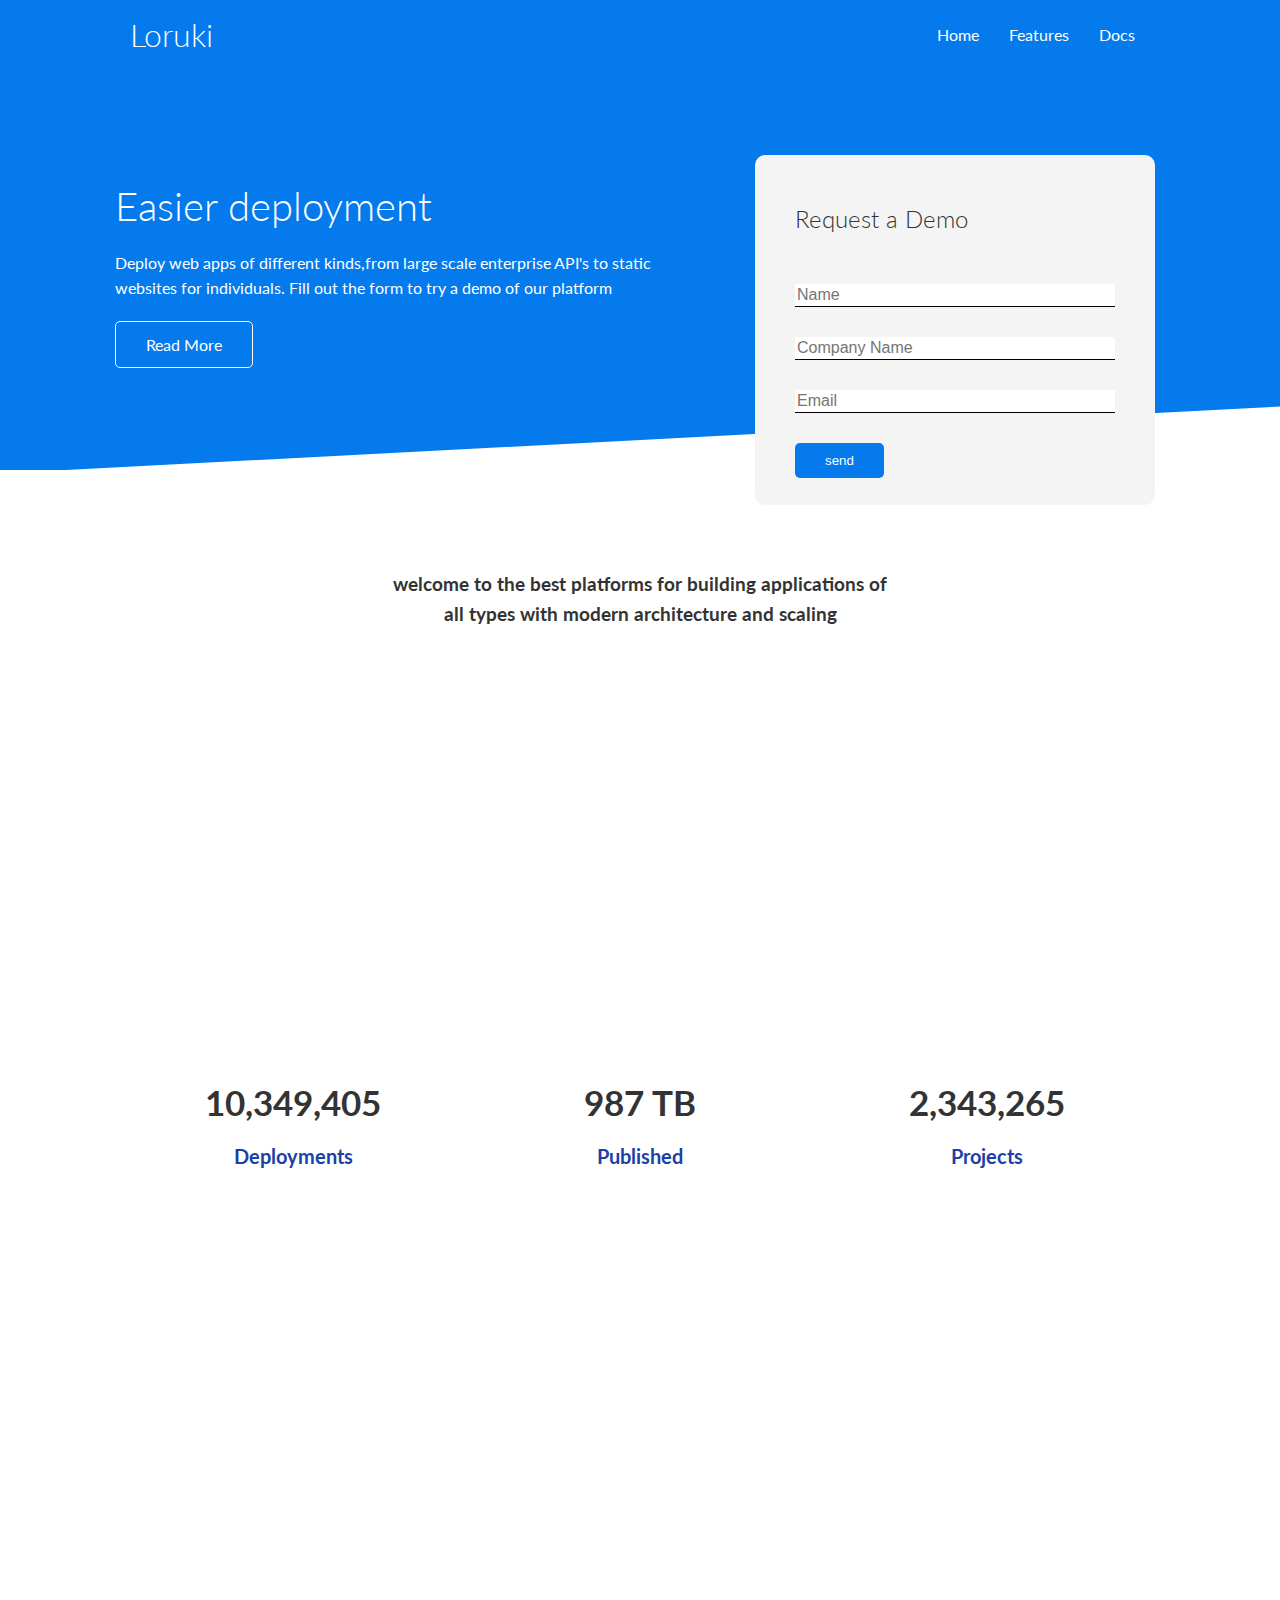
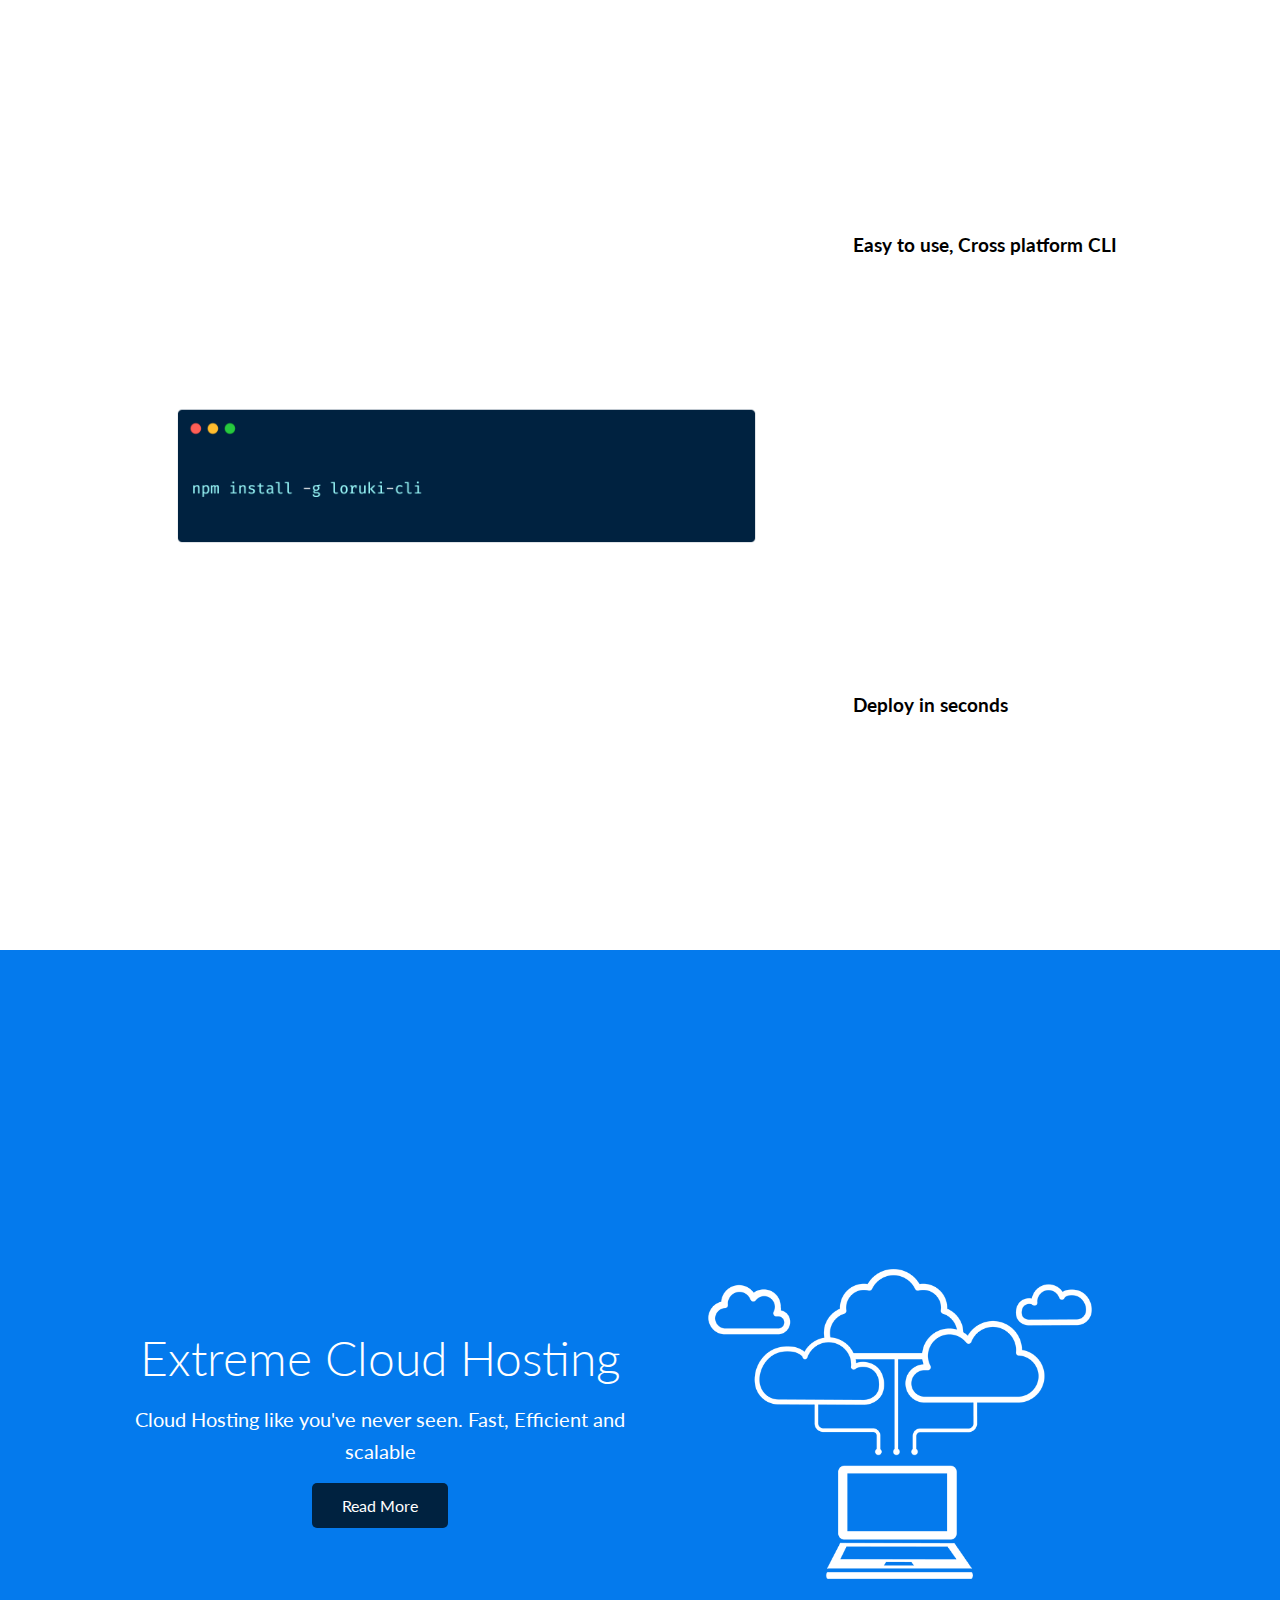
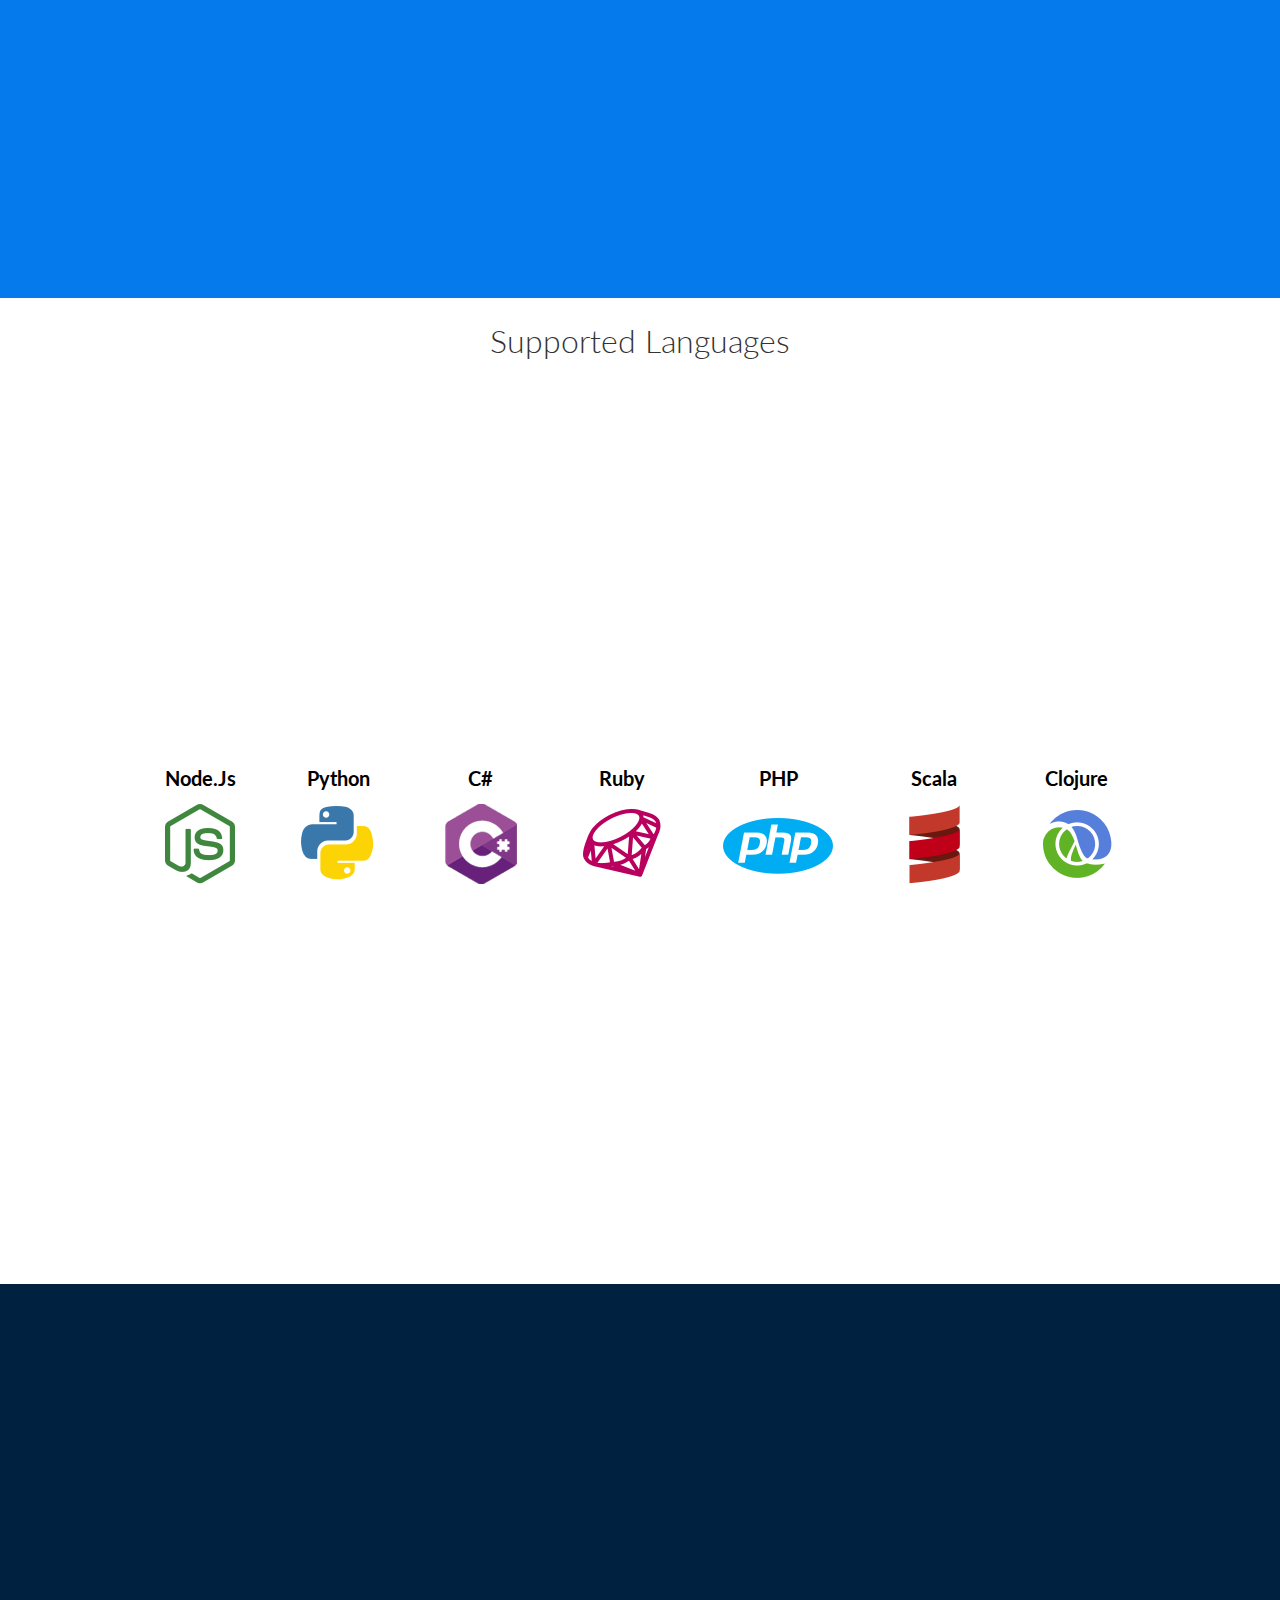
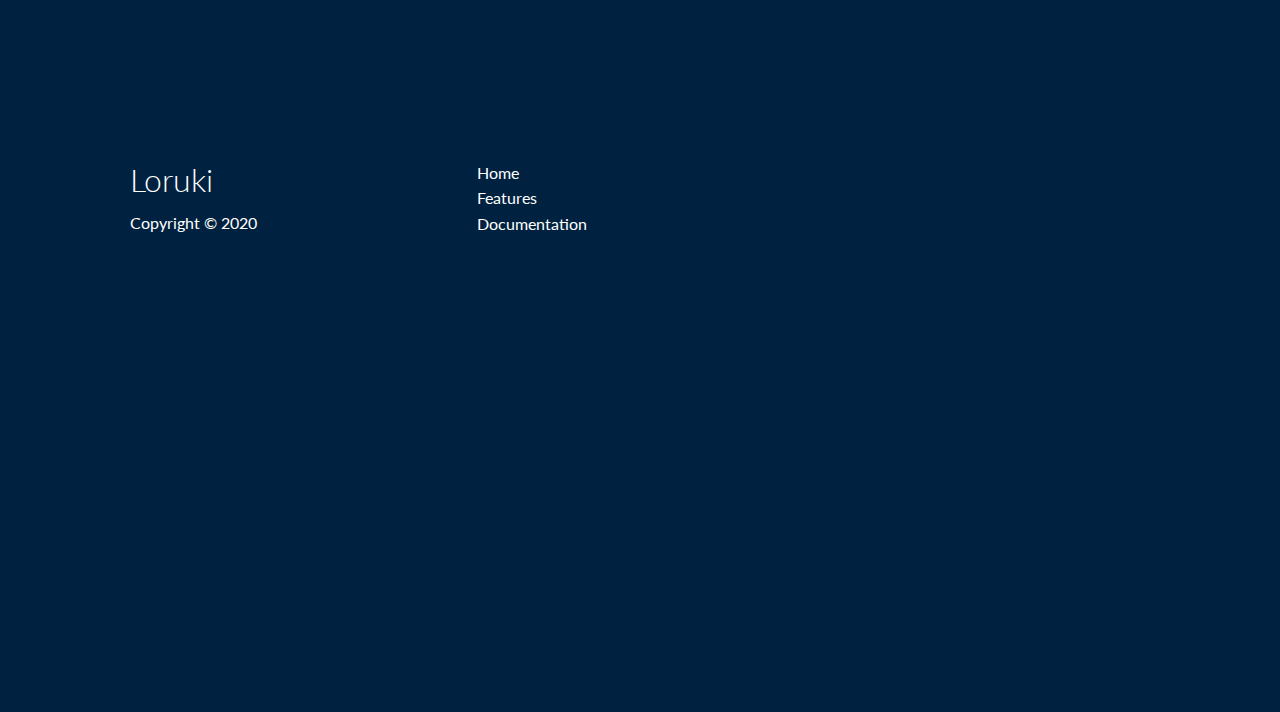
<file: horuku/index.html>
<html lang="en">
<head>
    <meta charset="UTF-8">
    <meta http-equiv="X-UA-Compatible" content="IE=edge">
    <meta name="viewport" content="width=device-width, initial-scale=1.0">
    <link rel="stylesheet" href="https://cdnjs.cloudflare.com/ajax/libs/font-awesome/5.15.3/css/all.min.css" integrity="sha512-iBBXm8fW90+nuLcSKlbmrPcLa0OT92xO1BIsZ+ywDWZCvqsWgccV3gFoRBv0z+8dLJgyAHIhR35VZc2oM/gI1w==" crossorigin="anonymous" referrerpolicy="no-referrer" />
    <link rel="stylesheet" href="css/utilities.css">
    <link rel="stylesheet" href="css/style.css">
    <title>Loruki</title>
</head>
<body>
    <!-- Navbar --> 
    <div class="navbar">
        <div class="container flex">
            <h1 class="logo"> Loruki </h1>
            <nav>
                <ul>
                    <li><a href="index.html">Home</a></li>
                    <li><a href="features.html">Features</a></li>
                    <li><a href="docs.html">Docs</a></li>
                </ul>
            </nav>
        </div>
    </div>
    <!-- Showcase-->
    <section class="showcase">
        <div class="container grid">
            <div class="showcase-text">
                <h1>Easier deployment </h1>
                <p> Deploy web apps of different kinds,from large scale enterprise API's to static websites for individuals. Fill out the form to try a demo of our platform </p>
                <a href="features.html"class="btn btn-outline">Read More</a>
            </div>
            <div class="showcase-form bg-light card">
                <h2>Request a Demo</h2>
                <form name="contact" method="POST" netlify-honeypot="bot-field" data-netlify="True"> 
                    <input type="hidden" name="form-name" value="contact">
                    <p class="hidden">
                        <label for="">Don't fill this out if you're human: <input name="bot-field">
                        </label>
                    </p>
                    <div class="form-control">
                        <input type="text" name="name" placeholder="Name" required>
                    </div>
                    <div class="form-control">
                        <input type="text" name="Company" placeholder="Company Name" required>
                    </div>
                    <div class="form-control">
                        <input type="text" name="email" placeholder="Email" required>
                    </div>
                    <input type="submit" value="send" class="btn btn-primary">
                </form>
            </div>
        </div>
    </section>
    <!--stats-->
    <section class="stats">
        <div class="container">
            <h3 class="stats-heading text-center my-1">
                welcome to the best platforms for building applications of all types with modern architecture and scaling
            </h3>

            <div class="grid grid-3 text-center my-4">
                <div>
                    <i class="fas fa-server fa-3x"></i>
                    <h3>10,349,405</h3>
                    <p class="text-secondary">Deployments</p>
                </div>
                <div>
                    <i class="fas fa-upload fa-3x"></i>
                    <h3>987 TB</h3>
                    <p class="text-secondary">Published </p>
                </div>
                <div>
                    <i class="fas fa-project-diagram fa-3x"></i>
                    <h3>2,343,265</h3>
                    <p class="text-secondary">Projects</p>
                </div>
            </div>
        </div>
    </section>

    <!-- cli -->
    <section class="cli">
        <div class="container grid">
            <img src="images/cli.png" alt="sever logo">
            <div class="card">
                <h3>Easy to use, Cross platform CLI</h3>
            </div>
            <div class="card">
                <h3>Deploy in seconds</h3>
            </div>
        </div>
    </section>
    <!--cloud-->
    <section class="cloud bg-primary my-2 py-2"> 
        <div class="container grid">
            <div class="text-center">
                <h2 class="lg">Extreme Cloud Hosting</h2>
                <p class="lead my-1">Cloud Hosting like you've never seen.
                    Fast, Efficient and scalable</p>
                <a href="features.html" class="btn btn-dark">Read More</a>
            </div>
            <img src="images/cloud.png" alt="">
        </div>
    </section>
    <!--Section-->
    <section class="languages">
        <h2 class="md text-center my-2">
            Supported Languages
        </h2>
        <div class="container flex">
            <div class="card">
                <h4>Node.Js</h4>
                <img src="images/logos/node.png" alt="">
            </div>
            <div class="card">
                <h4>Python</h4>
                <img src="images/logos/python.png" alt="">
            </div>
            <div class="card">
                <h4>C#</h4>
                <img src="images/logos/csharp.png" alt="">
            </div>
            <div class="card">
                <h4>Ruby</h4>
                <img src="images/logos/ruby.png" alt="">
            </div>
            <div class="card">
                <h4>PHP</h4>
                <img src="images/logos/php.png" alt="">
            </div>
            <div class="card">
                <h4>Scala</h4>
                <img src="images/logos/scala.png" alt="">
            </div>
            <div class="card">
                <h4>Clojure</h4>
                <img src="images/logos/clojure.png" alt="">
            </div>
        </div>
    </section>

    <!--Footer-->

    <footer class="footer bg-dark py-5">
        <div class="container grid grid-3">
            <div>
                <h1>Loruki</h1>
                <p>Copyright &copy; 2020</p>
            </div>
            <nav>
                <ul>
                    <li><a href="index.html">Home</a></li>
                    <li><a href="features.html">Features</a></li>
                    <li><a href="docs.html">Documentation</a></li>
                </ul>
            </nav>
            <div class="social">
                <a href=""><i class="fab fa-github fa-2x"></i></a>
                <a href=""><i class="fab fa-facebook fa-2x"></i></a>
                <a href=""><i class="fab fa-instagram fa-2x"></i></a>
                <a href=""><i class="fab fa-twitter fa-2x"></i></a>
            </div>
        </div>
    </footer>
</body>
</html>
</file>
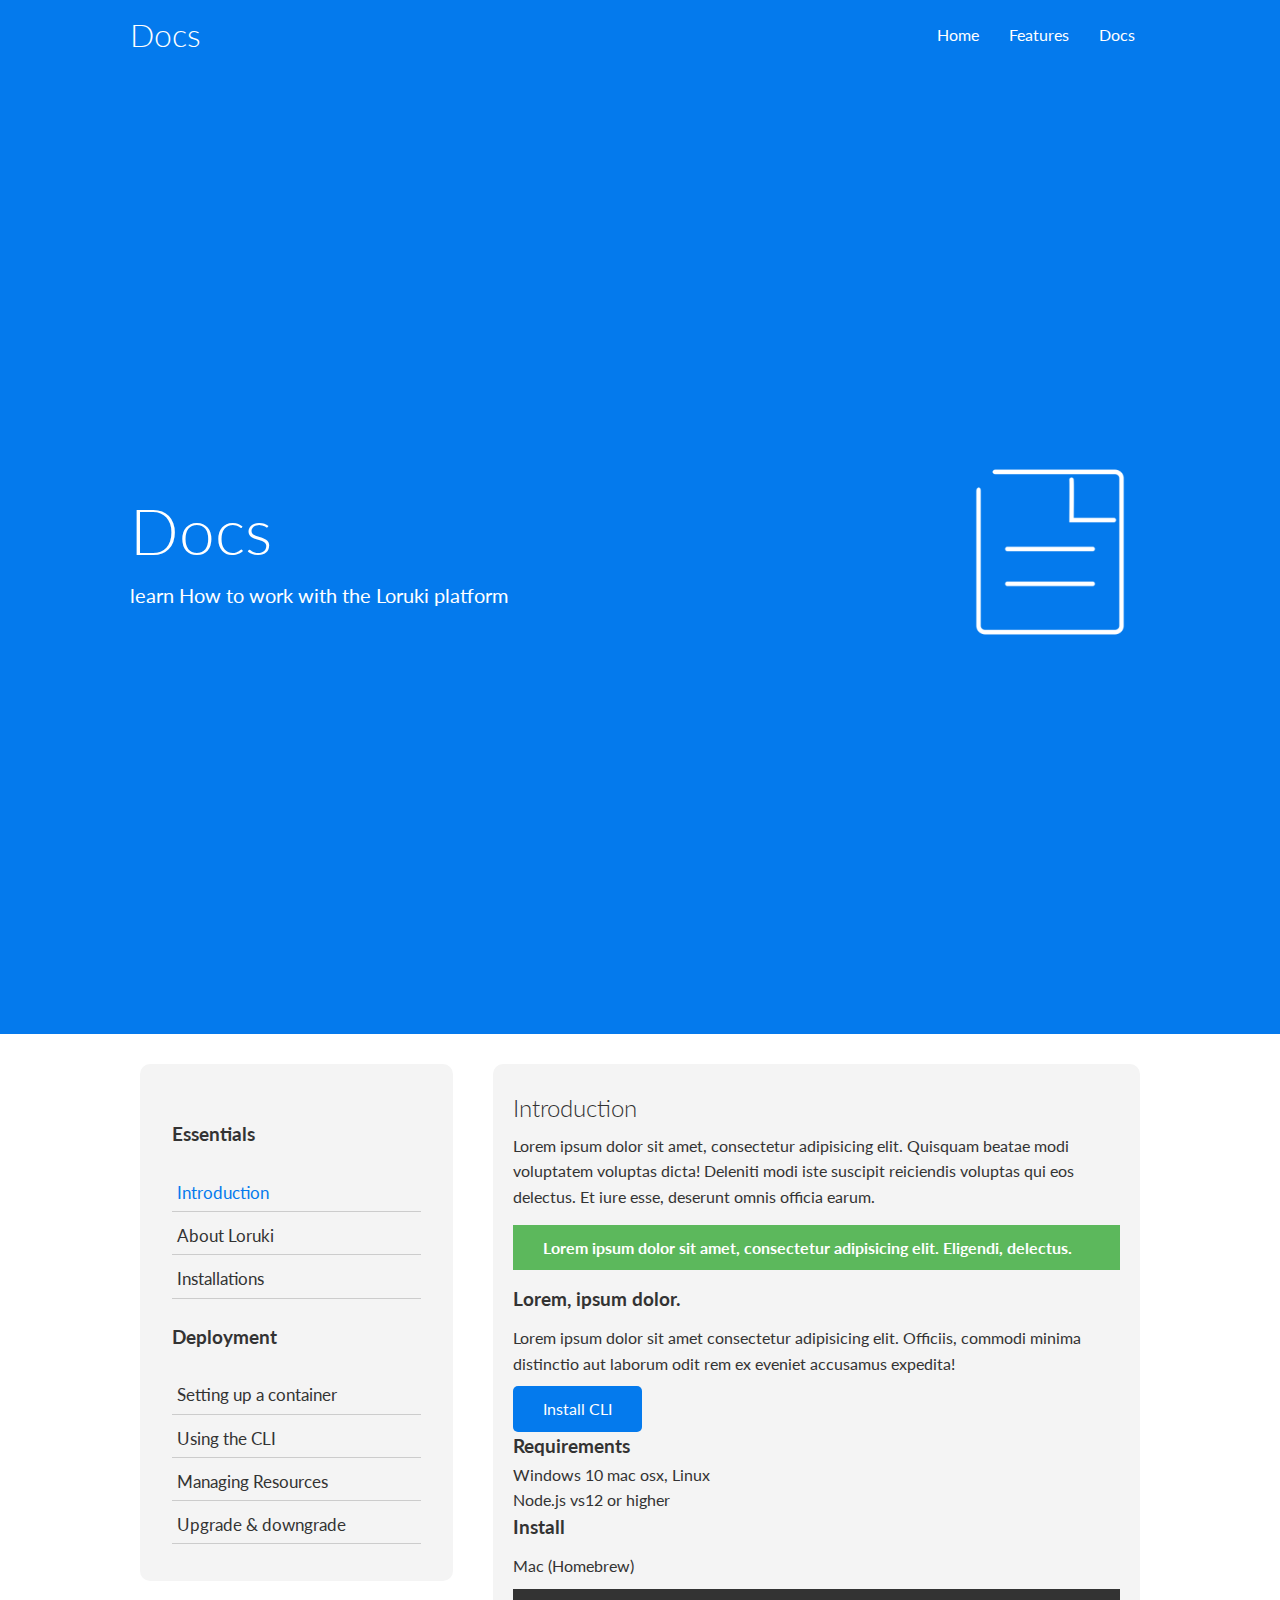
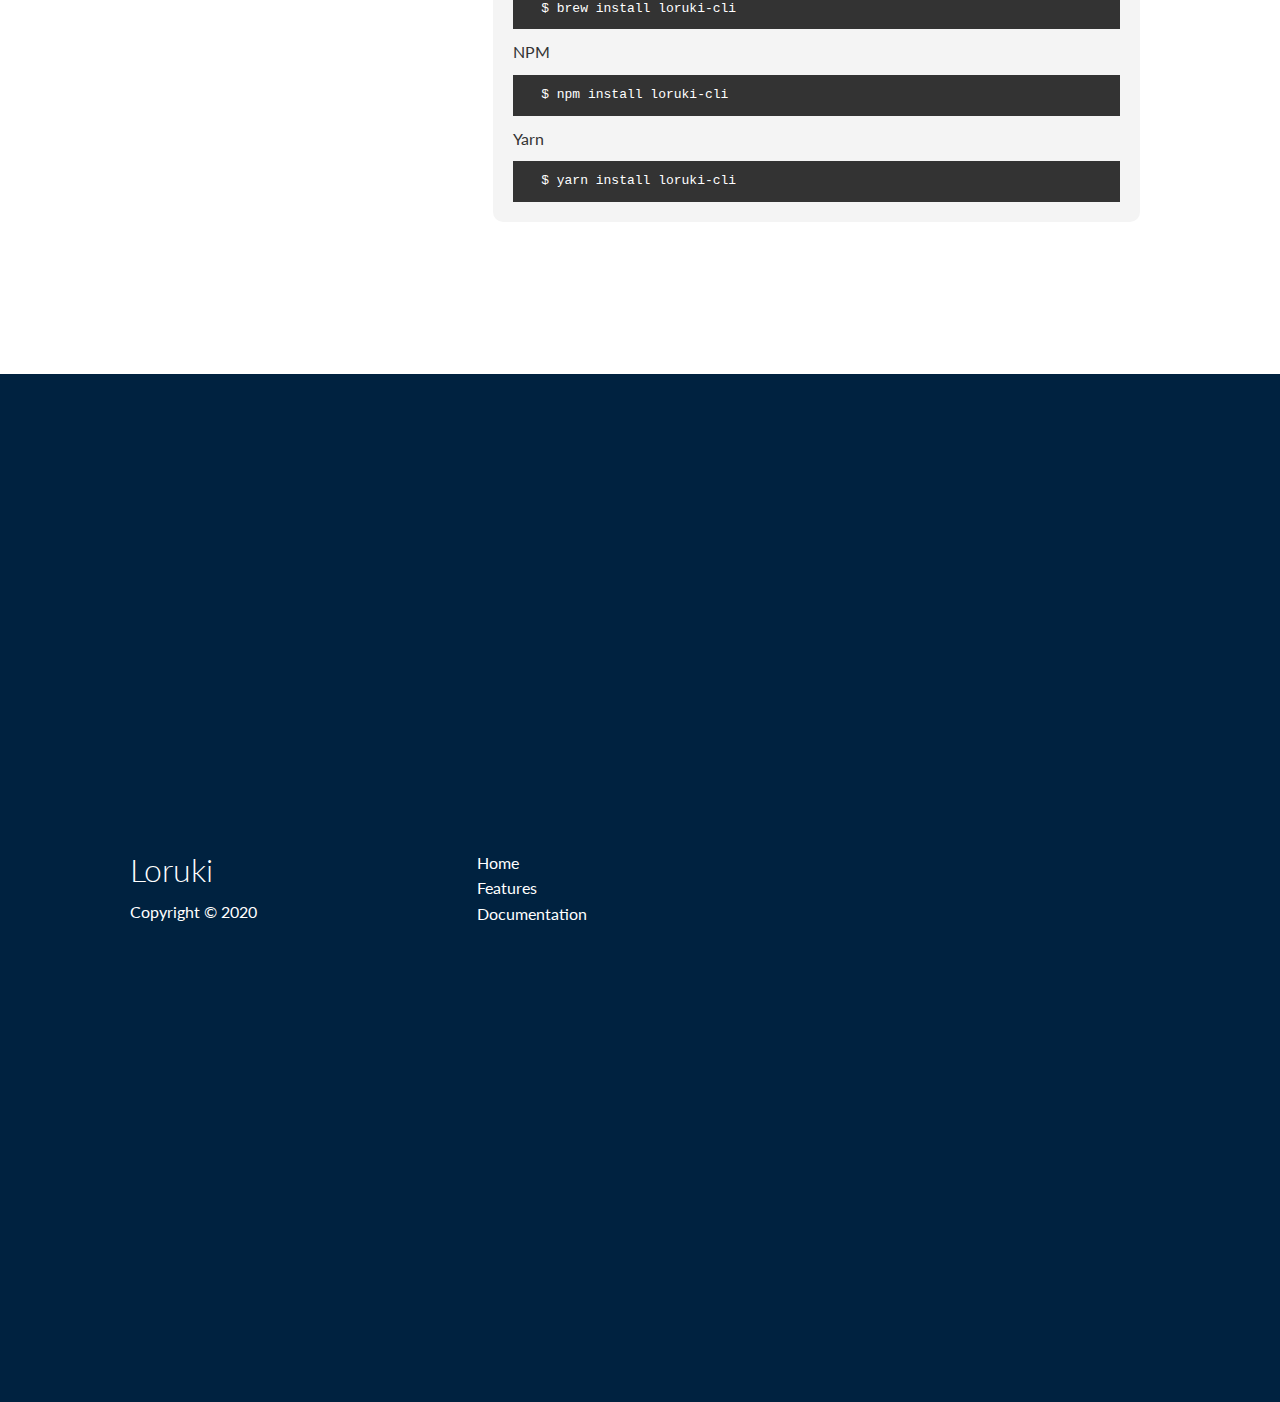
<file: horuku/docs.html>
<html lang="en">
<head>
    <meta charset="UTF-8">
    <meta http-equiv="X-UA-Compatible" content="IE=edge">
    <meta name="viewport" content="width=device-width, initial-scale=1.0">
    <link rel="stylesheet" href="https://cdnjs.cloudflare.com/ajax/libs/font-awesome/5.15.3/css/all.min.css" integrity="sha512-iBBXm8fW90+nuLcSKlbmrPcLa0OT92xO1BIsZ+ywDWZCvqsWgccV3gFoRBv0z+8dLJgyAHIhR35VZc2oM/gI1w==" crossorigin="anonymous" referrerpolicy="no-referrer" />
    <link rel="stylesheet" href="css/utilities.css">
    <link rel="stylesheet" href="css/style.css">
    <title>Loruki</title>
</head>
<body>
    <!-- Navbar --> 
    <div class="navbar">
        <div class="container flex">
            <h1 class="logo"> Docs </h1>
            <nav>
                <ul>
                    <li><a href="index.html">Home</a></li>
                    <li><a href="features.html">Features</a></li>
                    <li><a href="docs.html">Docs</a></li>
                </ul>
            </nav>
        </div>
    </div>
  
    <!-- Head -->
    <section class="docs-head bg-primary py-3">
        <div class="container grid">
            <div>
                <h1 class="xl">Docs</h1>
                <p class="lead">
                    learn How to work with the Loruki platform
                </p>
            </div>
            <img src="images/docs.png" alt="">
        </div>
    </section>

    <!-- Docs Main-->

    <section class="docs-main my-4">
        <div class="container grid">
            <div class="card bg-light p-3">
                <h3 class="my-2">Essentials</h3>
                <nav>
                    <ul>
                        <li><a class="text-primary" href="#">Introduction</a></li>
                        <li><a href="#">About Loruki</a></li>
                        <li><a href="#">Installations</a></li>
                    </ul>
                </nav>
                <h3 class="my-2">Deployment</h3>
                <nav>
                    <ul>
                        <li><a href="#">Setting up a container</a></li>
                        <li><a href="#">Using the CLI</a></li>
                        <li><a href="#">Managing Resources</a></li>
                        <li><a href="#">Upgrade & downgrade</a></li>
                    </ul>
                </nav>
            </div>
            <div class="card bg-light">
                <h2>Introduction</h2>
                <p>Lorem ipsum dolor sit amet, consectetur adipisicing elit. Quisquam beatae modi voluptatem voluptas dicta! Deleniti modi iste suscipit reiciendis voluptas qui eos delectus. Et iure esse, deserunt omnis officia earum.</p>
                <div class="alert alert-success">
                    <i class="fas fa-info"></i>Lorem ipsum dolor sit amet, consectetur adipisicing elit. Eligendi, delectus.
                </div>

                <h3>Lorem, ipsum dolor.</h3>
                <p>Lorem ipsum dolor sit amet consectetur adipisicing elit. Officiis, commodi minima distinctio aut laborum odit rem ex eveniet accusamus expedita!</p>
                <a href="#" class="btn btn-primary">Install CLI</a>

                <h3>Requirements</h3>
                <ul>
                    <li>Windows 10 mac osx, Linux</li>
                    <li>Node.js vs12 or higher</li>
                </ul>

                <h3>Install</h3>
                <p> Mac (Homebrew)</p>
                <pre><code> $ brew install loruki-cli </code></pre>
                <p> NPM</p>
                <pre><code> $ npm install loruki-cli </code></pre>
                <p> Yarn </p>
                <pre><code> $ yarn install loruki-cli </code></pre>
            </div>
        </div>
    </section>

    <!--Footer-->

    <footer class="footer bg-dark py-5">
        <div class="container grid grid-3">
            <div>
                <h1>Loruki</h1>
                <p>Copyright &copy; 2020</p>
            </div>
            <nav>
                <ul>
                    <li><a href="index.html">Home</a></li>
                    <li><a href="features.html">Features</a></li>
                    <li><a href="docs.html">Documentation</a></li>
                </ul>
            </nav>
            <div class="social">
                <a href=""><i class="fab fa-github fa-2x"></i></a>
                <a href=""><i class="fab fa-facebook fa-2x"></i></a>
                <a href=""><i class="fab fa-instagram fa-2x"></i></a>
                <a href=""><i class="fab fa-twitter fa-2x"></i></a>
            </div>
        </div>
    </footer>
</body>
</html>
</file>
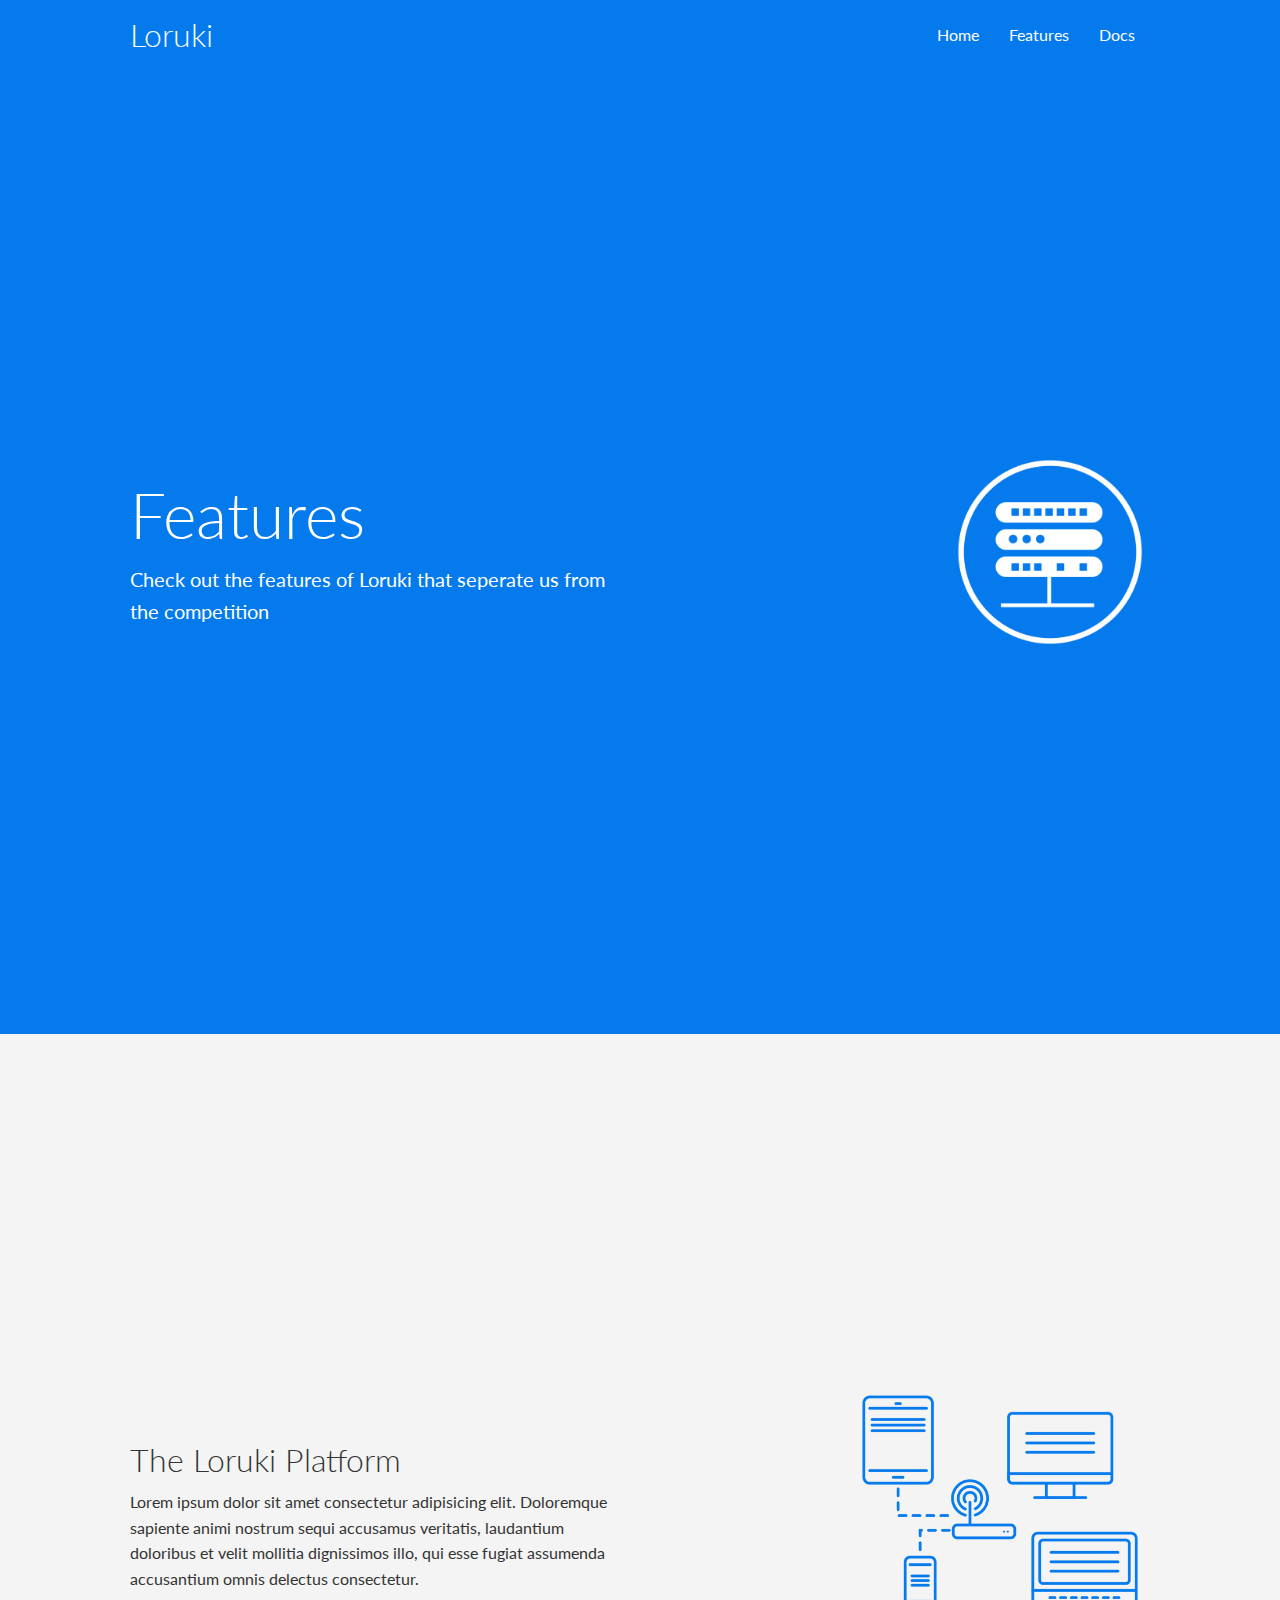
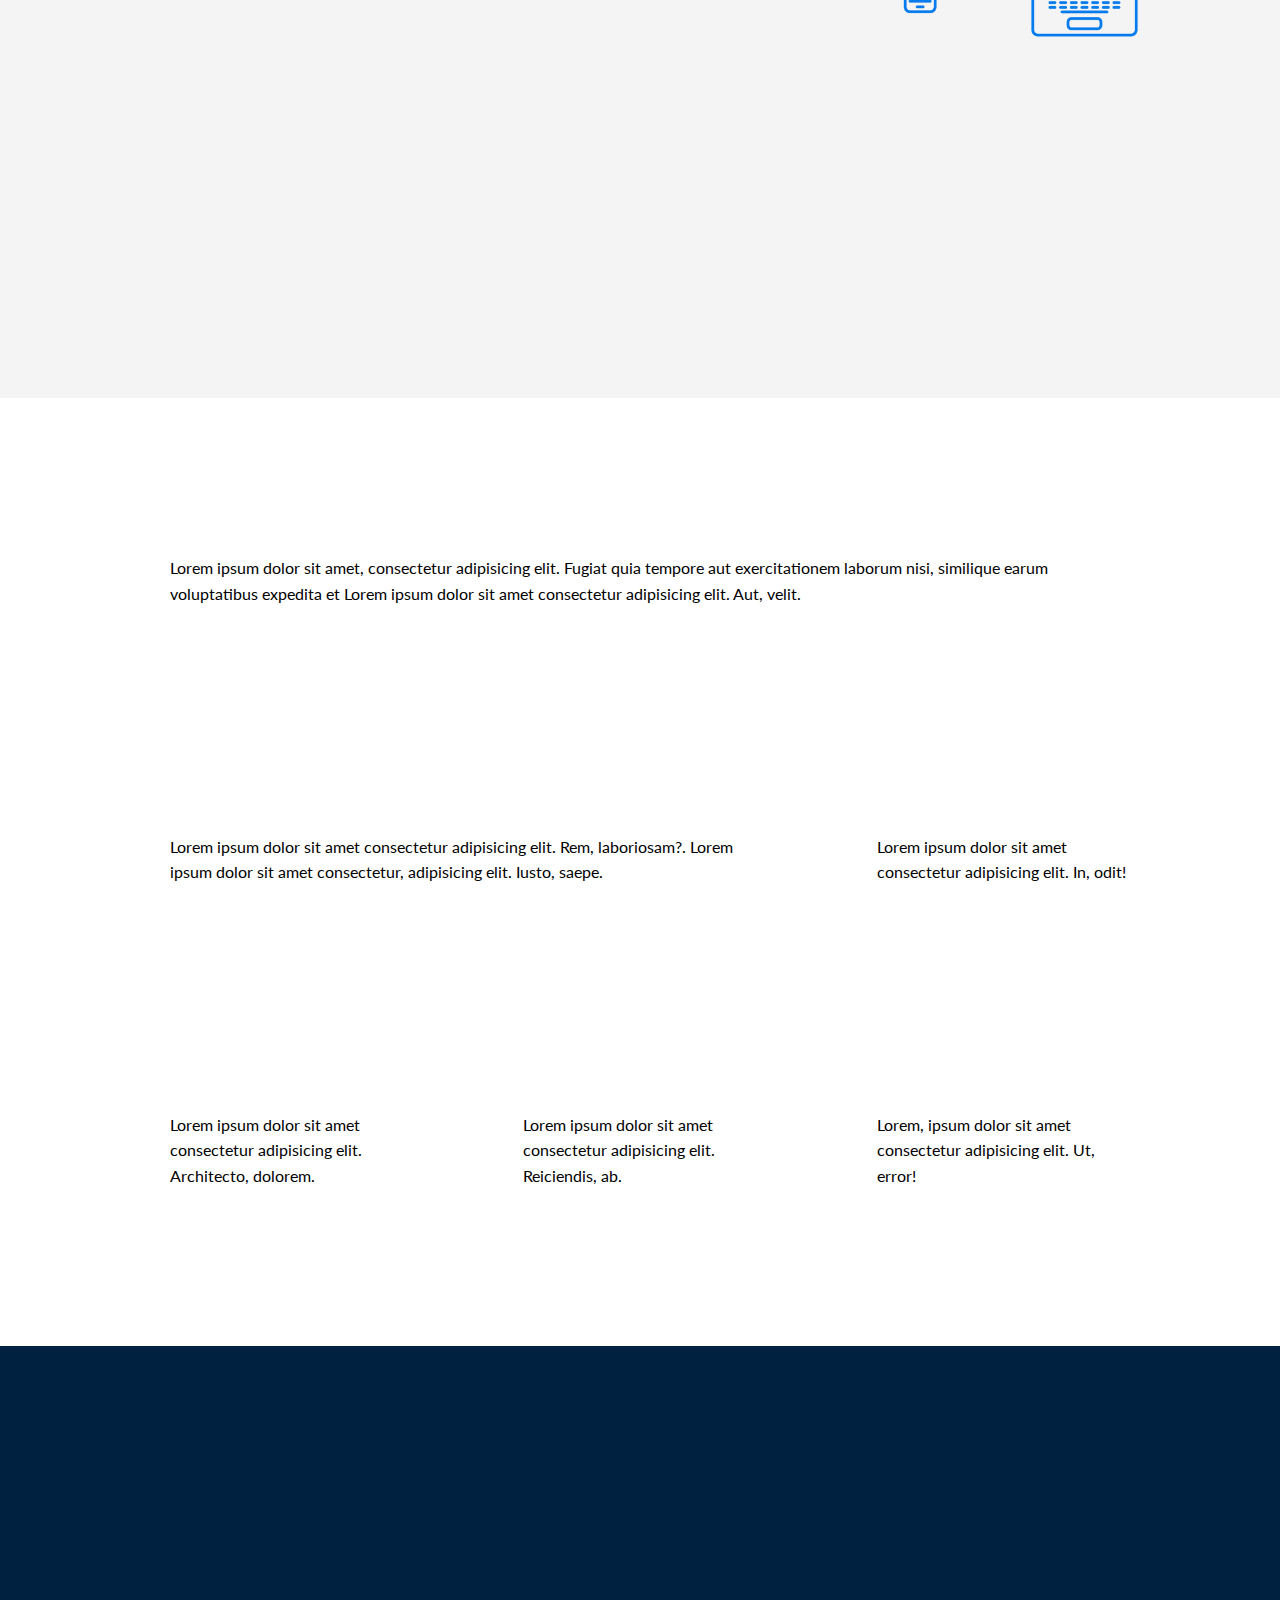
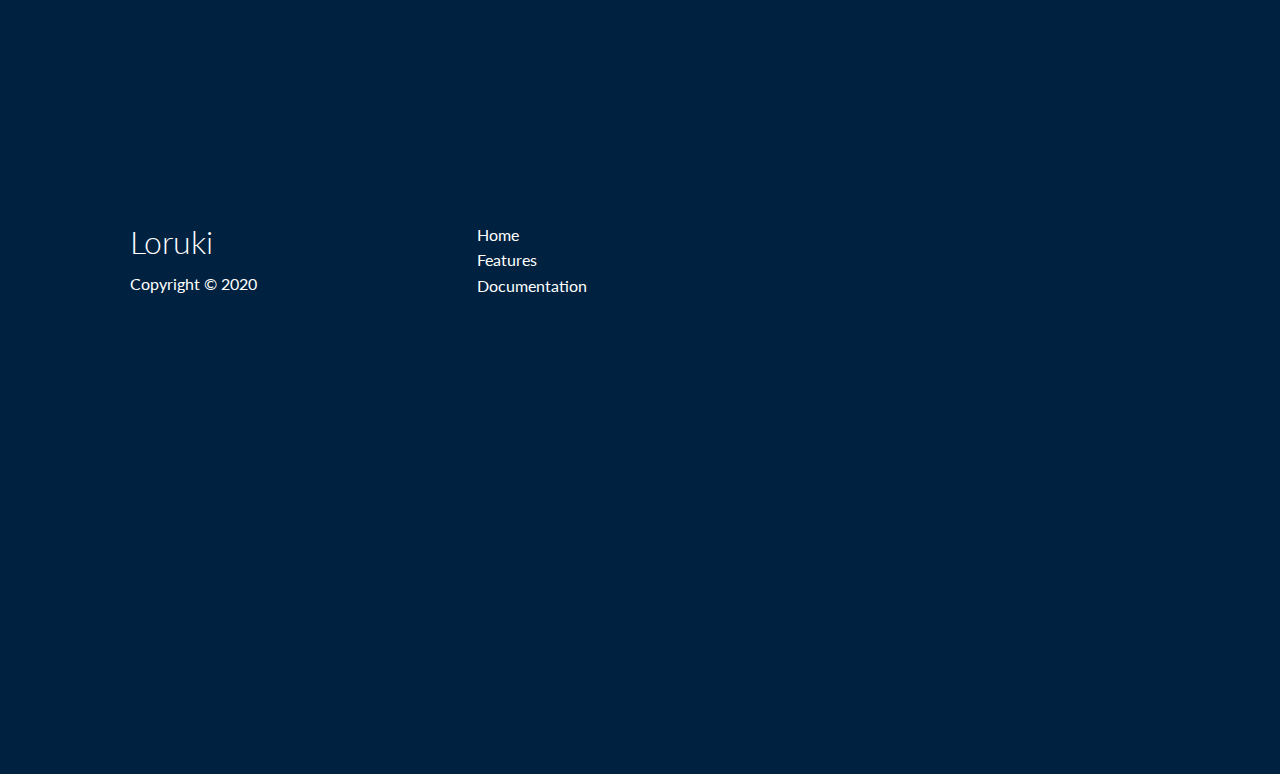
<file: horuku/features.html>
<html lang="en">
<head>
    <meta charset="UTF-8">
    <meta http-equiv="X-UA-Compatible" content="IE=edge">
    <meta name="viewport" content="width=device-width, initial-scale=1.0">
    <link rel="stylesheet" href="https://cdnjs.cloudflare.com/ajax/libs/font-awesome/5.15.3/css/all.min.css" integrity="sha512-iBBXm8fW90+nuLcSKlbmrPcLa0OT92xO1BIsZ+ywDWZCvqsWgccV3gFoRBv0z+8dLJgyAHIhR35VZc2oM/gI1w==" crossorigin="anonymous" referrerpolicy="no-referrer" />
    <link rel="stylesheet" href="css/utilities.css">
    <link rel="stylesheet" href="css/style.css">
    <title>Loruki</title>
</head>
<body>
    <!-- Navbar --> 
    <div class="navbar">
        <div class="container flex">
            <h1 class="logo"> Loruki </h1>
            <nav>
                <ul>
                    <li><a href="index.html">Home</a></li>
                    <li><a href="features.html">Features</a></li>
                    <li><a href="docs.html">Docs</a></li>
                </ul>
            </nav>
        </div>
    </div>
  
    <!-- Head -->
    <section class="features-head bg-primary py-3">
        <div class="container grid">
            <div>
                <h1 class="xl">Features</h1>
                <p class="lead">
                    Check out the features of Loruki that seperate
                    us from the competition
                </p>
            </div>
            <img src="images/server.png" alt="">
        </div>
    </section>

    <!-- Sub-head -->
    <section class="features-sub-head bg-light py-3">
        <div class="container grid">
            <div>
                <h1 class="md"> The Loruki Platform </h1>
                <p>
                    Lorem ipsum dolor sit amet consectetur adipisicing elit. Doloremque sapiente animi nostrum sequi accusamus veritatis, laudantium doloribus et velit mollitia dignissimos illo, qui esse fugiat assumenda accusantium omnis delectus consectetur.
                </p>
            </div>
            <img src="images/server2.png" alt="">
        </div>
    </section>

    <section class="features-main my-2">
        <div class="container grid grid-3">
            <div class="card flex">
                <i class="fas fa-server fa-3x"></i>
                <p>Lorem ipsum dolor sit amet, consectetur adipisicing elit. Fugiat quia tempore aut exercitationem laborum nisi, similique earum voluptatibus expedita et Lorem ipsum dolor sit amet consectetur adipisicing elit. Aut, velit.</p>
            </div>
            <div class="card flex">
                <i class="fas fa-sitemap fa-3x"></i>
                <p>Lorem ipsum dolor sit amet consectetur adipisicing elit. Rem, laboriosam?. Lorem ipsum dolor sit amet consectetur, adipisicing elit. Iusto, saepe.</p>
            </div>
            <div class="card flex">
                <i class="fas fa-laptop-code fa-3x"></i>
                <p>Lorem ipsum dolor sit amet consectetur adipisicing elit. In, odit!</p>
            </div>
            <div class="card flex">
                <i class="fas fa-database fa-3x"></i>
                <p>Lorem ipsum dolor sit amet consectetur adipisicing elit. Architecto, dolorem.</p>
            </div>
            <div class="card flex">
                <i class="fas fa-power-off fa-3x"></i>
                <p>Lorem ipsum dolor sit amet consectetur adipisicing elit. Reiciendis, ab.</p>
            </div>
            <div class="card flex">
                <i class="fas fa-upload fa-3x"></i>
                <p>Lorem, ipsum dolor sit amet consectetur adipisicing elit. Ut, error!</p>
            </div>
        </div>
    </section>

    <!--Footer-->

    <footer class="footer bg-dark py-5">
        <div class="container grid grid-3">
            <div>
                <h1>Loruki</h1>
                <p>Copyright &copy; 2020</p>
            </div>
            <nav>
                <ul>
                    <li><a href="index.html">Home</a></li>
                    <li><a href="features.html">Features</a></li>
                    <li><a href="docs.html">Documentation</a></li>
                </ul>
            </nav>
            <div class="social">
                <a href=""><i class="fab fa-github fa-2x"></i></a>
                <a href=""><i class="fab fa-facebook fa-2x"></i></a>
                <a href=""><i class="fab fa-instagram fa-2x"></i></a>
                <a href=""><i class="fab fa-twitter fa-2x"></i></a>
            </div>
        </div>
    </footer>
</body>
</html>
</file>
<file: horuku/css/utilities.css>
/* utilities */
.container {
    max-width: 1100px;
    margin: 0 auto;
    overflow: auto;
    padding: 0 40px;
}

.card {
    background-color: #fff;
    color: black;
    border-radius: 10px;
    box-shadow: rgba(0, 0, 0, 0.2);
    padding: 20px;
    margin: 10px;
}
.btn {
    display: inline-block;
    padding: 10px 30px;
    cursor: pointer;
    background-color: var(--primary-color);
    color: #fff;
    border: none;
    border-radius: 5px;
}
.btn-outline {
    background-color: transparent;
    border:1px #fff solid;
}
.btn:hover {
    transform: scale(0.98);
}

/* backgrounds & colored buttons */

.bg-primary,
.btn-primary {
    background-color: var(--primary-color);
    color: #fff;
}
.bg-secondary,
.btn-secondary {
    background-color: var(--secondary-color);
    color: #fff;
}
.bg-primary a,
.btn-primary a,
.bg-secondary a,
.btn-secondary a,
.bg-dark a,
.btn-dark a{
    color: #fff;
}

.bg-dark,
.btn-dark {
    background-color: var(--dark-color);
    color:#fff;
}
.bg-light,
.btn-light {
    background-color: var(--light-color);
    color: #333;
}

/* Text-color */

.text-primary {
    color: var(--primary-color);
}

.text-secondary {
    color: var(--secondary-color);
}

.text-dark {
    color: var(--dark-color);
}

.text-light {
    color: var(--light-color);
}

/* Text Sizes */

.lead {
    font-size: 20px;
}

.sm {
    font-size: 1rem;
}

.md {
    font-size: 2rem;
}

.lg {
    font-size: 3rem;
}

.xl {
    font-size: 4rem;
}
.text-center {
    text-align: center;
}

/* Alert */

.alert {
    background-color: var(--light-color);
    padding: 10px 20px;
    font-weight: bold;
    margin: 15px 0;
}

.alert i {
    margin-right: 10px;
}

.alert-success {
    background-color: var(--success-color);
    color: #fff;
}
.error-success {
    background-color: var(--error-color);
    color: #fff;
}
.flex {
    display: flex;
    justify-content: center;
    align-items: center;
    height: 100%;
}

.grid {
    display: grid;
    grid-template-columns: repeat(2, 1fr);
    gap: 20px;
    justify-content: center;
    align-items: center;
    height: 100%;
}

.grid-3 {
    grid-template-columns: repeat(3, 1fr)
}

/* margins */

.my-1 {
    margin: 1rem 0;
}

.my-2 {
    margin: 1.5rem 0;
}
.my-3 {
    margin: 2rem 0;
}
.my-4 {
    margin: 3rem 0;
}
.my-5 {
    margin: 4rem 0;
}
.m-1 {
    margin: 1rem;
}

.m-2 {
    margin: 1.5rem;
}
.m-3 {
    margin: 2rem;
}
.m-4 {
    margin: 3rem;
}
.m-5 {
    margin: 4rem;
}

/* Paddings */

.py-1 {
    padding: 1rem 0;
}

.py-2 {
    padding: 1.5rem 0;
}
.py-3 {
    padding: 2rem 0;
}
.py-4 {
    padding: 3rem 0;
}
.py-5 {
    padding: 4rem 0;
}
.p-1 {
    padding: 1rem;
}
.p-2 {
    padding: 1.5rem;
}
.p-3 {
    padding: 2rem;
}
.p-4 {
    padding: 3rem;
}
.p-5 {
    padding: 4rem;
}
</file>
<file: horuku/css/style.css>
@import url('https://fonts.googleapis.com/css2?family=Lato:wght@300&display=swap');

:root {
    --primary-color: #047aed;
    --secondary-color:#1c3fa8;
    --dark-color: #002240;
    --light-color: #f4f4f4;
    --success-color: #5cb85c;
    --error-color: #d9534f;
}
* {
    box-sizing: border-box;
    padding: 0;
    margin: 0;
}

body {
    font-family: 'Lato', sans-serif;
    color: #333;
    line-height: 1.6;
}
ul {
    list-style-type: none;   
}
a {
    text-decoration-line: none;
    color: #333;
}
h1,h2 {
    font-weight: 300;
    line-height: 1.2;
    margin: 10px 0;
}
p {
    margin: 10px 0;
}
img {
    width: 100%;
}

/* navbar */
.navbar {
    background-color: var(--primary-color);
    color: #fff;
    height: 70px;
}

.navbar ul {
    display: flex;
}

.navbar a {
    color: #fff;
    padding: 10px;
    margin: 0 5px;
}

.navbar a:hover {
    border-bottom: 2px #fff solid;
}
.navbar .flex {
    justify-content: space-between;
}

.hidden {
    visibility: hidden;
    height: 0;
}
/* showcase */
.showcase {
    height: 400px;
    background-color: var(--primary-color);
    color: #fff;
    position: relative;
}

.showcase h1 {
    font-size: 40px;
}

.showcase p {
    margin: 20px 0;
}

.showcase .grid {
    grid-template-columns: 55% 45%;
    gap: 30px;
    overflow: visible;
}

.showcase-form {
    position: relative;
    top: 60px;
    height: 350px;
    width: 400px;
    padding: 40px;
    z-index: 100;
    justify-self: flex-end;
    animation: slideInFromRight 1s ease-in;
}

.showcase-form .form-control {
    margin: 30px 0;
}

.showcase-form input[type="text"],
.showcase-form input[type="email"] {
    border: none;
    border-bottom: 1px solid ;
    width: 100%;
    padding: 2px;
    font-size: 16px;
}

.showcase-form input:focus {
    outline:none;
}

.showcase-::before,
.showcase::after {
    content: '';
    position: absolute;
    height: 100px;
    bottom: -70px;
    right: 0;
    left: 0;
    background:#fff ;
    transform: skewY(-3deg);
    -webkit-transform:skewY(-3deg);
    -moz-transform: skewY(-3deg);
    -ms-transform: skewY(-3deg);
}

.showcase-text {
    animation: slideInFromLeft 1s ease-in;
}

/* stats */ 
.stats {
    padding-top: 100px;
    animation: slideInFromBottom 1s ease-in;
}

.stats-heading {
    max-width: 500px;
    margin: 0 auto;
}

.stats .grid h3 {
    font-size: 35px;
}

.stats .grid p {
    font-size: 20px;
    font-weight: bold;
}

/* Cli */
.cli .grid {
    grid-template-columns: repeat(3, 1fr);
    grid-template-rows: repeat(2, 1fr);
}
.cli .grid >*:first-child {
    grid-column: 1/ span 2;
    grid-row: 1/span 2;
}

/* cloud */
.cloud .grid {
    grid-template-columns: repeat(4fr, 3fr);
}
/*features */
.features-head img,
.docs-head img {
    width: 200px;
    justify-self: flex-end;
}

.features-sub-head img {
    width: 300px;
    justify-self: flex-end;
}

.features-main .card > i {
    margin-right: 20px;
}

.features-main .grid {
    padding: 30px;
    
}

.features-main .grid > *:first-child {
    grid-column: 1/ span 3;

}

.features-main .grid >*:nth-child(2) {
    grid-column: 1/ span 2;

}

code, pre {
    background-color: #333;
    color: #fff;
    padding: 10px;
}

/* Footer */

.footer .social a {
    margin: 0 10px;
}
/* Languages */
.languages .flex {
    flex-wrap: wrap;
}

.languages .card {
    text-align: center;
    margin: 18px 10px 40px;
    transition: transform 0.2s ease-in;
}

.languages .card h4 {
    font-size: 20px;
    margin-bottom: 10px;
}

.languages .card:hover {
    transform: translateY(-15px);
}

/* Docs */

.docs-main {
    margin: 20px;
}

.docs-main .grid {
    grid-template-columns: 1fr 2fr;
    align-items: flex-start;
}

.docs-main nav li {
    font-size: 17px;
    padding: 5px;
    margin-bottom: 5px;
    border-bottom: 1px #ccc solid;
}

.docs-main a:hover {
    font-weight: bold;
}

/* Animations */

@keyframes slideInFromLeft {
    0% {
        transform: translateX(-100%);
    }

    100% {
        transform: translateX(0);
    }
}

@keyframes slideInFromRight {
    0% {
        transform: translateX(100%);
    }

    100% {
        transform: translateX(0);
    }
}

@keyframes slideInFromTop {
    0% {
        transform: translateY(-100%);
    }

    100% {
        transform: translateX(0);
    }
}

@keyframes slideInFromBottom {
    0% {
        transform: translateY(100%);
    }

    100% {
        transform: translateX(0);
    }
}



/* Tablets and Under */
@media (max-width: 768px){
    .grid,
    .showcase .grid,
    .stats .grid,
    .cli .grid,
    .cloud .grid,
    .features-head, 
    .features-sub-head,
    .docs-main .grid {
        grid-template-columns: 1fr;
        grid-template-rows: 1fr;
    }
    .showcase {
        height: auto;
    }
    .showcase-text {
        text-align: center;
        margin-top: 40px;
    }
    .showcase-form {
        justify-self: center;
        margin: auto;
    }
    .cli .grid >*:first-child {
        grid-column: 1;
        grid-row: 1;
    }

    .features-head, 
    .features-sub-head,
    .docs-head {
        text-align: center;
    }

    .features-head img, 
    .features-sub-head img ,
    .docs-head img {
        justify-self: center;
    }

    .features-main .grid >*:first-child,
    .features-main .grid >*:nth-child(2) {
        grid-column: 1;
    }
}

/* Mobile */
@media (max-width: 500px){
    .navbar {
        height: 110px;
    }
    .navbar .flex {
        flex-direction: column;
    }
    .navbar ul {
        padding: 10px;
        background-color: rgba(0, 0, 0, 0.1)
    }

    .showcase-form {
        animation: slideInFromBottom 1s ease-in;
    }

    .showcase-text {
        animation: slideInFromTop 1s ease-in;
    }

}
</file>
